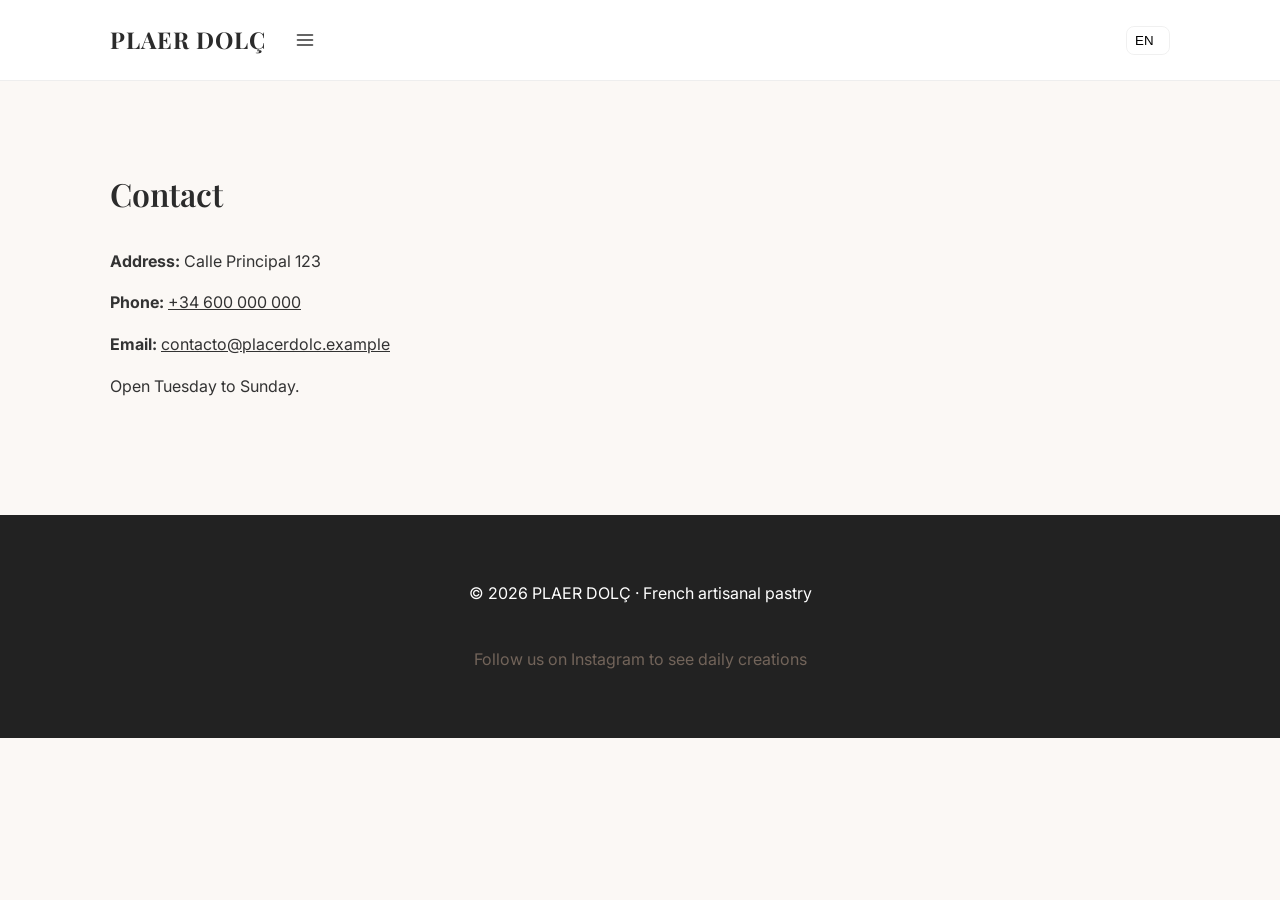
<file: contacto.html>
<!DOCTYPE html>
<html lang="es">
<head>
<meta charset="UTF-8">
<meta name="viewport" content="width=device-width, initial-scale=1.0">
<title>Contacto · PLAER DOLÇ</title>
<meta name="description" content="Contacto y horarios de PLAER DOLÇ.">
<link href="https://fonts.googleapis.com/css2?family=Playfair+Display:wght@400;600;700&family=Inter:wght@300;400;600&display=swap" rel="stylesheet">
<link rel="stylesheet" href="styles.css">
</head>
<body>
<div class="site">
<header>
<div class="container">
<nav>
				<div class="header-row">
						<a class="logo" href="index.html" aria-label="Ir al inicio">PLAER DOLÇ</a>
						<div class="lang-selector" id="lang-selector">
							<button class="lang-button" id="lang-button" aria-haspopup="true" aria-expanded="false" aria-label="Seleccionar idioma"><span id="lang-current">ES</span></button>
							<div class="lang-menu" id="lang-menu" role="menu" aria-hidden="true">
								<button role="menuitem" data-lang="fr">Français</button>
								<button role="menuitem" data-lang="ca">Català</button>
								<button role="menuitem" data-lang="es">Español</button>
								<button role="menuitem" data-lang="en">English</button>
							</div>
						</div>
						<button class="menu-button" id="menu-button" aria-controls="menu-panel" aria-expanded="false" aria-haspopup="true" aria-label="Abrir menú principal">
			  <svg viewBox="0 0 24 24" fill="none" xmlns="http://www.w3.org/2000/svg" aria-hidden="true">
				<path d="M3 6h18" stroke="#333" stroke-width="2" stroke-linecap="round" stroke-linejoin="round"/>
				<path d="M3 12h18" stroke="#333" stroke-width="2" stroke-linecap="round" stroke-linejoin="round"/>
				<path d="M3 18h18" stroke="#333" stroke-width="2" stroke-linecap="round" stroke-linejoin="round"/>
			  </svg>
			</button>
		</div>
		<div class="menu-panel" id="menu-panel" role="menu" aria-hidden="true">
			<a class="nav-link" href="productos.html" role="menuitem" data-i18n="nav.specialties">Especialidades</a>
			<a class="nav-link" href="nosotros.html" role="menuitem" data-i18n="nav.about">Nosotros</a>
			<a class="nav-link" href="contacto.html" role="menuitem" data-i18n="nav.contact">Contacto</a>
		</div>
</nav>
</div>
</header>

<main>
<section id="contacto" class="section container">
 	<h2 class="section-title" data-i18n="contact.title">Contacto</h2>
	<p><strong data-i18n="contact.address_label">Dirección:</strong> <span data-i18n="contact.address">Calle Principal 123</span></p>
	<p><strong data-i18n="contact.phone_label">Teléfono:</strong> <a href="tel:+34600000000" class="muted-link" data-i18n="contact.phone">+34 600 000 000</a></p>
	<p><strong data-i18n="contact.email_label">Email:</strong> <a href="mailto:contacto@placerdolc.example" class="muted-link" data-i18n="contact.email">contacto@placerdolc.example</a></p>
	<p data-i18n="contact.hours">Abierto de martes a domingo.</p>
</section>
</main>

<footer>
  <div class="container footer-container">
 	<p data-i18n="footer.copy">© 2026 PLAER DOLÇ · Pastelería francesa artesanal</p>
 	<p class="muted" data-i18n="footer.follow">Síguenos en Instagram para ver creaciones diarias</p>
  </div>
</footer>

<script src="main.js" defer></script>
</div>
</body>
</html>
</file>
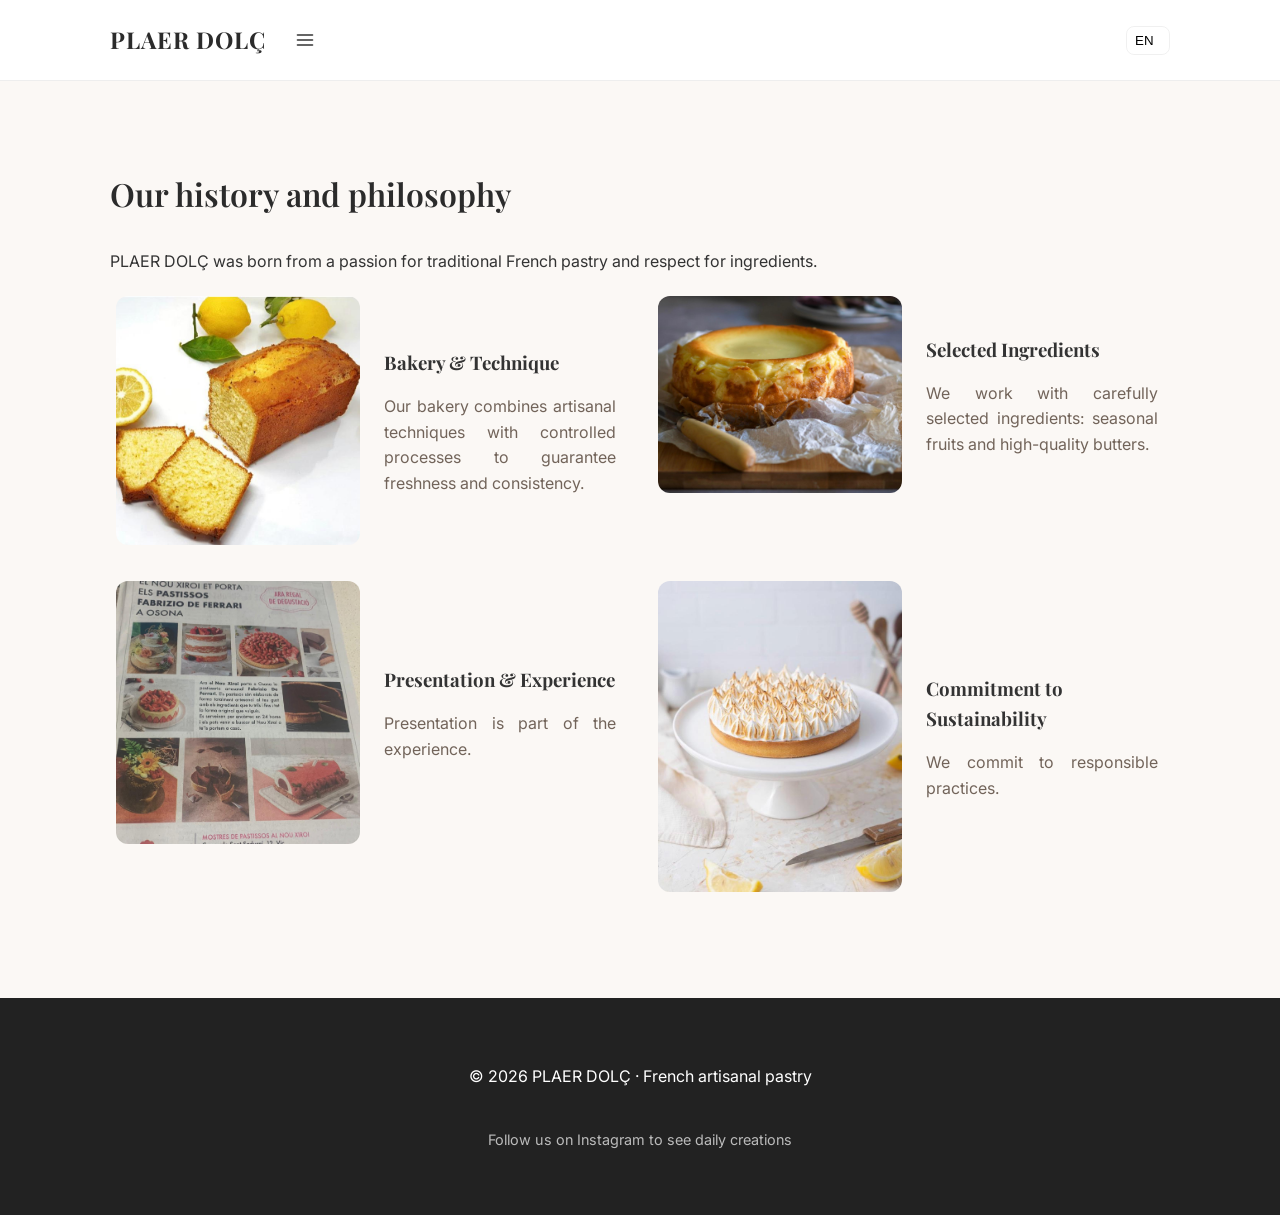
<file: nosotros.html>
<!DOCTYPE html>
<html lang="es">
<head>
<meta charset="UTF-8">
<meta name="viewport" content="width=device-width, initial-scale=1.0">
<title>Nosotros · PLAER DOLÇ</title>
<meta name="description" content="Conoce la filosofía de PLAER DOLÇ: tradición y producto local.">
<link href="https://fonts.googleapis.com/css2?family=Playfair+Display:wght@400;600;700&family=Inter:wght@300;400;600&display=swap" rel="stylesheet">
<link rel="stylesheet" href="styles.css">
</head>
<body>
<div class="site">
<header>
<div class="container">
<nav>
				<div class="header-row">
						<a class="logo" href="index.html" aria-label="Ir al inicio">PLAER DOLÇ</a>
						<div class="lang-selector" id="lang-selector">
							<button class="lang-button" id="lang-button" aria-haspopup="true" aria-expanded="false" aria-label="Seleccionar idioma"><span id="lang-current">ES</span></button>
							<div class="lang-menu" id="lang-menu" role="menu" aria-hidden="true">
								<button role="menuitem" data-lang="fr">Français</button>
								<button role="menuitem" data-lang="ca">Català</button>
								<button role="menuitem" data-lang="es">Español</button>
								<button role="menuitem" data-lang="en">English</button>
							</div>
						</div>
						<button class="menu-button" id="menu-button" aria-controls="menu-panel" aria-expanded="false" aria-haspopup="true" aria-label="Abrir menú principal">
			  <svg viewBox="0 0 24 24" fill="none" xmlns="http://www.w3.org/2000/svg" aria-hidden="true">
				<path d="M3 6h18" stroke="#333" stroke-width="2" stroke-linecap="round" stroke-linejoin="round"/>
				<path d="M3 12h18" stroke="#333" stroke-width="2" stroke-linecap="round" stroke-linejoin="round"/>
				<path d="M3 18h18" stroke="#333" stroke-width="2" stroke-linecap="round" stroke-linejoin="round"/>
			  </svg>
			</button>
		</div>
		<div class="menu-panel" id="menu-panel" role="menu" aria-hidden="true">
			<a class="nav-link" href="productos.html" role="menuitem" data-i18n="nav.specialties">Especialidades</a>
			<a class="nav-link" href="nosotros.html" role="menuitem" data-i18n="nav.about">Nosotros</a>
			<a class="nav-link" href="contacto.html" role="menuitem" data-i18n="nav.contact">Contacto</a>
		</div>
</nav>
</div>
</header>

<main>
<section id="nosotros" class="section container">
	<h2 class="reveal section-title" data-i18n="about.title">Nuestra Historia y Filosofía</h2>
	<p class="reveal justified" data-i18n="about.p1">PLAER DOLÇ nace de la pasión por la pastelería tradicional francesa y del respeto por la materia prima. Cada receta parte de técnicas clásicas —cremas, masas laminadas y montajes delicados— y se adapta con criterio para lograr sabores claros, texturas equilibradas y una presentación atemporal. Nuestro obrador trabaja a diario con proveedores locales para seleccionar frutas de temporada, mantequillas y chocolates de calidad, cuidando siempre el origen y la trazabilidad.</p>

	<div class="mosaic">
		<article class="mosaic-item">
			<div class="mosaic-img"><img src="./imaganes/5.jpeg" alt="Chef trabajando delicadamente" loading="lazy" decoding="async"></div>
			<div class="mosaic-text">
				<h3 data-i18n="about.t1">Obrador y Técnica</h3>
				<p data-i18n="about.p2">Nuestro obrador combina técnicas artesanales con procesos controlados para garantizar consistencia y frescura. Cada producto se prepara pensando en la textura y el equilibrio entre dulzor y acidez. La terminación es meticulosa: glaseados, brillo y montaje respetan la estética clásica francesa, siempre con un toque contemporáneo.</p>
			</div>
		</article>

		<article class="mosaic-item reverse">
			<div class="mosaic-img"><img src="./imaganes/6.jpeg" alt="Ingredientes frescos: frutas y mantequilla" loading="lazy" decoding="async"></div>
			<div class="mosaic-text">
				<h3 data-i18n="about.t2">Ingredientes Seleccionados</h3>
				<p data-i18n="about.p3">Trabajamos con ingredientes cuidadosamente seleccionados: frutas de temporada, mantequillas de alta calidad y chocolates con perfil aromático definido. Esta selección nos permite ofrecer productos con identidad y un sabor limpio, evitando aditivos innecesarios y priorizando el producto natural.</p>
			</div>
		</article>

		<article class="mosaic-item">
			<div class="mosaic-img"><img src="./imaganes/7.jpeg" alt="Detalle de baño y presentación" loading="lazy" decoding="async"></div>
			<div class="mosaic-text">
				<h3 data-i18n="about.t3">Presentación y Experiencia</h3>
				<p data-i18n="about.p4">La presentación es parte de la experiencia. Estudiamos el contraste de texturas y la armonía cromática para que cada pieza invite a ser probada. Además, cuidamos la experiencia de compra: envases sostenibles, información clara sobre alérgenos y un servicio atento y profesional.</p>
			</div>
		</article>

		<article class="mosaic-item reverse">
			<div class="mosaic-img"><img src="./imaganes/1.jpeg" alt="Selección de tartas en vitrina" loading="lazy" decoding="async"></div>
			<div class="mosaic-text">
				<h3 data-i18n="about.t4">Compromiso con la Sostenibilidad</h3>
				<p data-i18n="about.p5">Nos comprometemos con prácticas responsables: selección de proveedores locales cuando es posible, reducción de desperdicio en el obrador y embalajes pensados para minimizar el impacto ambiental. Creemos que la pastelería fina y la responsabilidad pueden ir de la mano.</p>
			</div>
		</article>
	</div>

</section>
</main>

<footer>
	<div class="container footer-container">
		<p data-i18n="footer.copy">© 2026 PLAER DOLÇ · Pastelería francesa artesanal</p>
		<p style="font-size:0.9rem;color:#bbb" data-i18n="footer.follow">Síguenos en Instagram para ver creaciones diarias</p>
	</div>
</footer>

<script src="main.js" defer></script>
</div>
</body>
</html>
</file>
<file: styles.css>
:root{
  --max-width:1100px;
  --accent:#d4a373;
  --bg:#fbf8f5;
  --muted:#f5efe9;
  --text:#333;
  --muted-text:#72645a;
}
*{box-sizing:border-box}
html,body{height:100%}
body{font-family:Inter, system-ui, -apple-system, "Segoe UI", Roboto, Arial, sans-serif;background:var(--bg);color:var(--text);line-height:1.6;-webkit-font-smoothing:antialiased;margin:0}
.site img{max-width:100%;display:block;object-fit:contain;object-position:center center;background:linear-gradient(180deg, rgba(250,247,242,0.0) 0%, rgba(250,247,242,0.6) 100%)}

/* Language selector */
.lang-selector{position:relative;display:inline-flex;align-items:center;gap:8px}
.lang-button{background:transparent;border:1px solid rgba(0,0,0,0.06);padding:6px 8px;border-radius:8px;display:inline-flex;align-items:center;gap:8px;cursor:pointer;min-width:44px}
.lang-button img{width:18px;height:18px;border-radius:3px;display:block}
.lang-menu{position:absolute;right:0;top:calc(100% + 8px);background:var(--bg);border:1px solid rgba(0,0,0,0.06);box-shadow:0 8px 24px rgba(10,10,10,0.08);padding:6px;border-radius:8px;min-width:160px;z-index:70;opacity:0;transform:translateY(-6px) scale(.98);transform-origin:top right;pointer-events:none;transition:opacity .18s ease,transform .18s ease}
.lang-menu.show{opacity:1;transform:none;pointer-events:auto}
.lang-menu button{display:flex;align-items:center;gap:8px;width:100%;padding:8px;border:none;background:transparent;text-align:left;cursor:pointer}
.lang-menu button:focus{outline:2px solid var(--accent);border-radius:6px}
.lang-menu img{width:20px;height:14px;object-fit:cover}

@media (max-width:600px){
  .lang-menu{right:8px;left:auto;min-width:140px}
  .lang-button{padding:6px}
}

/* Ensure header ordering: logo left, menu-button next, language selector at the far right */
.menu-button{order:2}
.lang-selector{order:3;margin-left:auto}
.container{max-width:var(--max-width);margin:auto;padding:20px}
.logo{font-family:'Playfair Display', serif;font-weight:700;font-size:1.45rem;letter-spacing:1px;color:#2b2b2b;text-decoration:none}
.header-row{display:flex;align-items:center;gap:12px}
.menu-panel{padding:12px}
header{background:white;position:sticky;top:0;border-bottom:1px solid #eee;z-index:20}
.site header nav{display:flex;justify-content:space-between;align-items:center;gap:12px;position:relative}
/* ensure inner header row distributes space correctly */
header .container nav > div{display:flex;align-items:center;justify-content:space-between;gap:12px;width:100%}
.menu-button{background:transparent;border:0;font-size:1rem;cursor:pointer;color:inherit;padding:10px 14px;border-radius:8px;display:flex;align-items:center;justify-content:center}
.menu-button:focus{outline:2px solid rgba(0,0,0,.12);outline-offset:2px}
.menu-panel{position:absolute;top:calc(100% + 10px);left:50%;right:auto;background:white;border-radius:10px;box-shadow:0 12px 30px rgba(0,0,0,0.12);min-width:220px;display:flex;flex-direction:column;padding:12px;z-index:50;opacity:0;transform:translateX(-50%) translateY(-6px);pointer-events:none;transition:opacity .28s ease,transform .28s ease;width:min(92vw,900px);max-width:900px}
.menu-panel a{display:block;padding:10px 14px;color:var(--text);text-decoration:none;border-radius:8px;text-align:left}
.menu-panel a:hover{background:var(--muted)}
.menu-panel.show{opacity:1;transform:translateX(-50%) translateY(0);pointer-events:auto}

/* Menu typography & product preview inside menu */
.menu-panel{font-family:Inter,system-ui, -apple-system, 'Segoe UI', Roboto, Arial, sans-serif}
.menu-panel h3{font-family:'Playfair Display',serif;font-size:1rem;margin:8px 12px;color:#241a17}
.products-preview{display:grid;grid-template-columns:1fr;gap:8px;padding-top:8px;border-top:1px solid #f3ebe2;margin-top:8px}
.products-preview .product-link{display:block;padding:6px;border-radius:8px}
.product-item{display:flex;gap:10px;align-items:center}
.product-item img{width:64px;height:48px;object-fit:cover;border-radius:8px;flex:0 0 64px}
.product-item .meta h4{font-family:'Playfair Display',serif;font-size:0.98rem;margin:0;color:#241a17}
.product-item .meta p{margin:4px 0 0;font-size:0.82rem;color:var(--muted-text)}
.product-link:focus{outline:2px solid var(--accent);outline-offset:2px}

/* preview price styling */
.product-item .meta .preview-price{display:inline-block;margin-top:8px;font-weight:700;color:#241a17;background:linear-gradient(180deg, rgba(244,238,232,0.5), rgba(250,247,242,0.6));padding:4px 8px;border-radius:8px;font-size:0.9rem}

/* make menu preview compact on wide screens and two-col on larger */
@media(min-width:1000px){
  .products-preview{grid-template-columns:repeat(2,1fr);gap:10px}
  .product-item img{width:72px;height:56px}
}

/* small screen: keep it single column and comfortable hit targets */
@media(max-width:480px){
  .products-preview{grid-template-columns:1fr;gap:8px}
  .product-item .meta .preview-price{font-size:0.95rem;padding:6px 10px}
  .product-item img{width:80px;height:60px}
}

/* Larger hit area for the menu button */
.menu-button{padding:10px 14px}

/* Ensure menu is full width on small screens and visually separate */
@media(max-width:800px){
  .menu-panel{left:12px;right:12px;top:64px;padding:14px}
  .products-preview{grid-template-columns:1fr}
  .product-item img{width:72px;height:56px}
}

/* Mobile: make menu panel fixed/full-width and easier to interact */
@media(max-width:800px){
  .menu-panel{position:fixed;left:12px;right:12px;top:64px;max-height:calc(100% - 88px);overflow:auto;border-radius:12px;padding:12px;box-shadow:0 30px 80px rgba(0,0,0,0.18)}
  .menu-panel a{padding:14px}
  .menu-panel.show{opacity:1;transform:none}
  .products-preview{grid-template-columns:1fr}
  .product-item{align-items:flex-start}
}
.nav-links-inline{display:none}

@media(min-width:800px){
  .nav-links-inline{display:flex;gap:12px;align-items:center;margin-left:18px}
  .nav-links-inline .nav-link{padding:8px 10px}
}
.nav-link{color:inherit;text-decoration:none;padding:8px 10px;border-radius:6px}
.menu-button svg{width:26px;height:20px;display:block}

/* Page transition */
.site{opacity:1;transform:none;transition:opacity .36s ease,transform .18s ease}
.site.fade-out{opacity:0;transform:translateY(6px)}

/* Intro overlay (kept here so index.html works) */
.intro-overlay{position:fixed;inset:0;background:linear-gradient(135deg,#fffaf6 0%, #fff6f0 60%);display:flex;align-items:center;justify-content:center;z-index:120;transition:opacity var(--intro-duration,25s) cubic-bezier(.16,.84,.24,1)}
.intro-overlay .brand{font-family:'Playfair Display',serif;font-size:2.4rem;color:#2b2b2b;text-align:center}
.intro-overlay .brand small{display:block;font-family:Inter,system-ui;font-size:1rem;color:#7b6f66;margin-top:8px}
.intro-overlay .brand h1{font-size:2.2rem;margin:0 0 6px}
.intro-overlay .intro-text{max-width:820px;margin-top:12px;color:var(--muted-text);font-size:1.02rem;line-height:1.6;padding:6px 12px;text-align:left}
.intro-overlay .brand{display:flex;flex-direction:column;align-items:flex-start;gap:6px}
.intro-overlay.fade-out{opacity:0}
@media (prefers-reduced-motion:reduce){.intro-overlay{transition:none}}

@media(max-width:800px){
  .intro-overlay .brand{align-items:flex-start;padding:18px}
  .intro-overlay .brand h1{font-size:1.6rem}
  .intro-overlay .intro-text{font-size:0.98rem}
}

/* Persistent intro copy on homepage */
.intro-copy{padding:44px 20px;background:transparent}
.intro-copy .intro-text-block{max-width:980px;margin:0 auto;color:var(--muted-text);font-size:1.05rem;line-height:1.7;padding:8px 12px;border-radius:10px}
.intro-copy h2{font-family:'Playfair Display',serif;font-size:1.6rem;color:#241a17;margin-bottom:12px}
@media(max-width:800px){
  .intro-copy{padding:26px 12px}
  .intro-copy .intro-text-block{font-size:0.98rem;line-height:1.6}
  .intro-copy h2{font-size:1.2rem}
}

/* Hero, cards, layout */
.hero{display:grid;grid-template-columns:1fr 1fr;align-items:center;gap:40px;padding:60px 20px}
.hero img{width:100%;border-radius:12px;display:block;height:auto;object-fit:cover}
.hero h1{font-family:'Playfair Display',serif;font-weight:600;font-size:2.5rem;margin-bottom:18px;line-height:1.05;color:#241a17}
.hero p{color:var(--muted-text);font-size:1.05rem}
.hero .hero-inner{background:linear-gradient(180deg, rgba(250,247,242,0.0) 0%, rgba(250,247,242,0.6) 100%);padding:8px;border-radius:8px}
.btn{display:inline-block;background:var(--accent);color:white;padding:12px 22px;border-radius:8px;text-decoration:none;margin-top:10px}
.btn:hover{filter:brightness(.95);transform:translateY(-2px)}
.section{padding:60px 20px}
.grid{display:grid;grid-template-columns:repeat(auto-fit,minmax(220px,1fr));gap:20px}
.card{background:white;border-radius:12px;overflow:hidden;box-shadow:0 5px 15px rgba(0,0,0,0.06)}
.card img{width:100%;height:200px;object-fit:cover}
.card h3{padding:15px;font-family:'Playfair Display',serif;font-weight:600;color:#2b2b2b}
.card{transition:transform .28s ease,box-shadow .28s ease}
.card:hover{transform:translateY(-6px);box-shadow:0 18px 40px rgba(0,0,0,0.12)}
.card p{padding:0 15px 20px 15px;font-size:0.95rem}
.card-actions{padding:14px 15px 20px;display:flex;justify-content:center;align-items:center;border-top:1px solid #f3ebe2;background:linear-gradient(180deg,transparent, rgba(250,247,242,0.6));gap:18px}
.card-actions .price{font-weight:700;color:#241a17;margin:0}
.card-actions .buy-btn{padding:10px 14px;border-radius:10px}

/* Allow card actions to wrap on narrow screens and stack vertically for small devices */
.card-actions{flex-wrap:wrap}
@media(max-width:480px){
  .card-actions{flex-direction:column;justify-content:center;align-items:center;gap:12px;padding:12px}
  .card-actions .price{order:0}
  .card-actions .buy-btn{order:1}
}

/* Muted inline links used in contact */
.muted-link{color:inherit;text-decoration:underline}
.muted{color:var(--muted-text)}

/* Ensure buy buttons are reachable on touch devices and accessible */
.buy-btn{min-height:40px;display:inline-flex;align-items:center;justify-content:center;padding:10px 14px;font-size:0.95rem}
.buy-btn:focus{outline:3px solid rgba(212,163,115,0.28);outline-offset:3px}
.buy-btn[aria-pressed="true"]{filter:brightness(.92)}
.card .price{display:block}
.card h3{font-size:1.1rem;margin-bottom:6px}
.card p{color:var(--muted-text);font-size:0.95rem}

/* Larger grid gaps and centered content for specialty section */
.grid{grid-template-columns:repeat(auto-fit,minmax(240px,1fr));gap:26px}

/* Make buy button accessible and consistent */
.buy-btn{background:var(--accent);color:#fff;padding:10px 14px;border-radius:10px;border:0;cursor:pointer;transition:transform .12s ease,filter .12s ease}
.buy-btn:hover{transform:translateY(-2px);filter:brightness(.96)}

/* Improve product card image presentation */
.card img{height:220px;object-fit:cover}

/* Products page heading spacing */
#productos h2{margin-bottom:28px}
.about{display:grid;grid-template-columns:1fr 1fr;gap:40px;align-items:center}
.about img{width:100%;border-radius:12px;height:auto;object-fit:cover}
footer{background:#222;color:white;text-align:center;padding:30px 20px;margin-top:40px}

/* Headings & reveal */
h2{font-family:'Playfair Display',serif;font-weight:600;color:#2b2b2b;margin-bottom:18px}
.section-title{margin-bottom:30px;font-size:2rem}
.footer-container{display:flex;flex-direction:column;gap:8px;align-items:center}
.hero-img{border-radius:12px}
.justified{text-align:justify}
.site .reveal{opacity:0;transform:translateY(8px);transition:opacity .45s ease,transform .45s ease}
.is-loaded .reveal{opacity:1;transform:none}

/* Mosaic for nosotros */
.mosaic{display:grid;grid-template-columns:repeat(2,1fr);gap:24px;align-items:start}
.mosaic-item{display:grid;grid-template-columns:1fr 1fr;gap:18px;align-items:center;background:transparent;padding:6px;border-radius:10px}
.mosaic-item.reverse{grid-template-columns:1fr 1fr}
.mosaic-img img{width:100%;height:100%;border-radius:12px;object-fit:cover}
.mosaic-text{padding:6px}
.mosaic-text h3{font-family:'Playfair Display',serif;margin-bottom:8px}
.mosaic-text p{color:var(--muted-text);text-align:justify}

@media(max-width:800px){
  .hero{grid-template-columns:1fr;gap:24px;padding:30px 12px}
  .about{grid-template-columns:1fr}
  .mosaic{grid-template-columns:1fr}
  .mosaic-item{grid-template-columns:1fr;gap:12px}
  .card img{height:180px}
}

@media(max-width:480px){
  .logo{font-size:1rem}
  .lang-button{padding:6px 8px;font-size:0.9rem}
  .menu-button{padding:8px}
  .hero h1{font-size:1.4rem}
  .hero p{font-size:0.95rem}
  .card p{font-size:0.92rem}
  .products-preview{gap:10px}
  .product-item img{width:64px;height:56px}
}

/* Products dropdown preview inside menu */
.products-preview{display:grid;grid-template-columns:repeat(2,1fr);gap:12px;padding:8px}
.product-item{display:flex;gap:8px;align-items:center;padding:8px;border-radius:8px}
.product-item img{width:72px;height:54px;object-fit:cover;border-radius:8px}
.product-item .meta{flex:1}
.product-item h4{margin:0;font-size:0.95rem;font-family:'Playfair Display',serif}
.product-item p{margin:4px 0 0;font-size:0.85rem;color:var(--muted-text)}

/* Constrain menu preview height to avoid huge panels and make it scrollable */
.menu-panel .products-preview{max-height:320px;overflow:auto;padding-right:6px}

/* ensure anchor inside product-item expands to fill available space so buy button remains reachable */
.product-link{display:flex;align-items:center;gap:10px;flex:1;text-decoration:none;color:inherit}
.product-item .meta{flex:1}
.price{font-weight:600;color:var(--text);display:block;margin-top:6px}
.buy-btn{background:var(--accent);color:#fff;padding:8px 10px;border-radius:8px;border:0;cursor:pointer}

/* Modal / toast */
.modal-backdrop{position:fixed;inset:0;background:rgba(0,0,0,0.45);display:flex;align-items:center;justify-content:center;z-index:200}
.modal{background:#fff;padding:18px;border-radius:12px;max-width:420px;width:92%;box-shadow:0 20px 50px rgba(0,0,0,0.2)}
.modal h3{margin:0 0 8px}
.modal p{color:var(--muted-text);margin-bottom:12px}
.modal .actions{display:flex;gap:8px;justify-content:flex-end}
.toast{position:fixed;right:18px;bottom:18px;background:#222;color:#fff;padding:10px 14px;border-radius:8px;z-index:220}
@media(max-width:500px){
  .logo{font-size:1.05rem}
  .card img{height:160px}
  .hero h1{font-size:1.6rem}
  .section{padding:30px 12px}
}

/* Very large screens */
@media (min-width:1600px){:root{--max-width:1400px}.hero h1{font-size:3.4rem}.btn{padding:14px 26px;font-size:1.05rem}}
</file>
